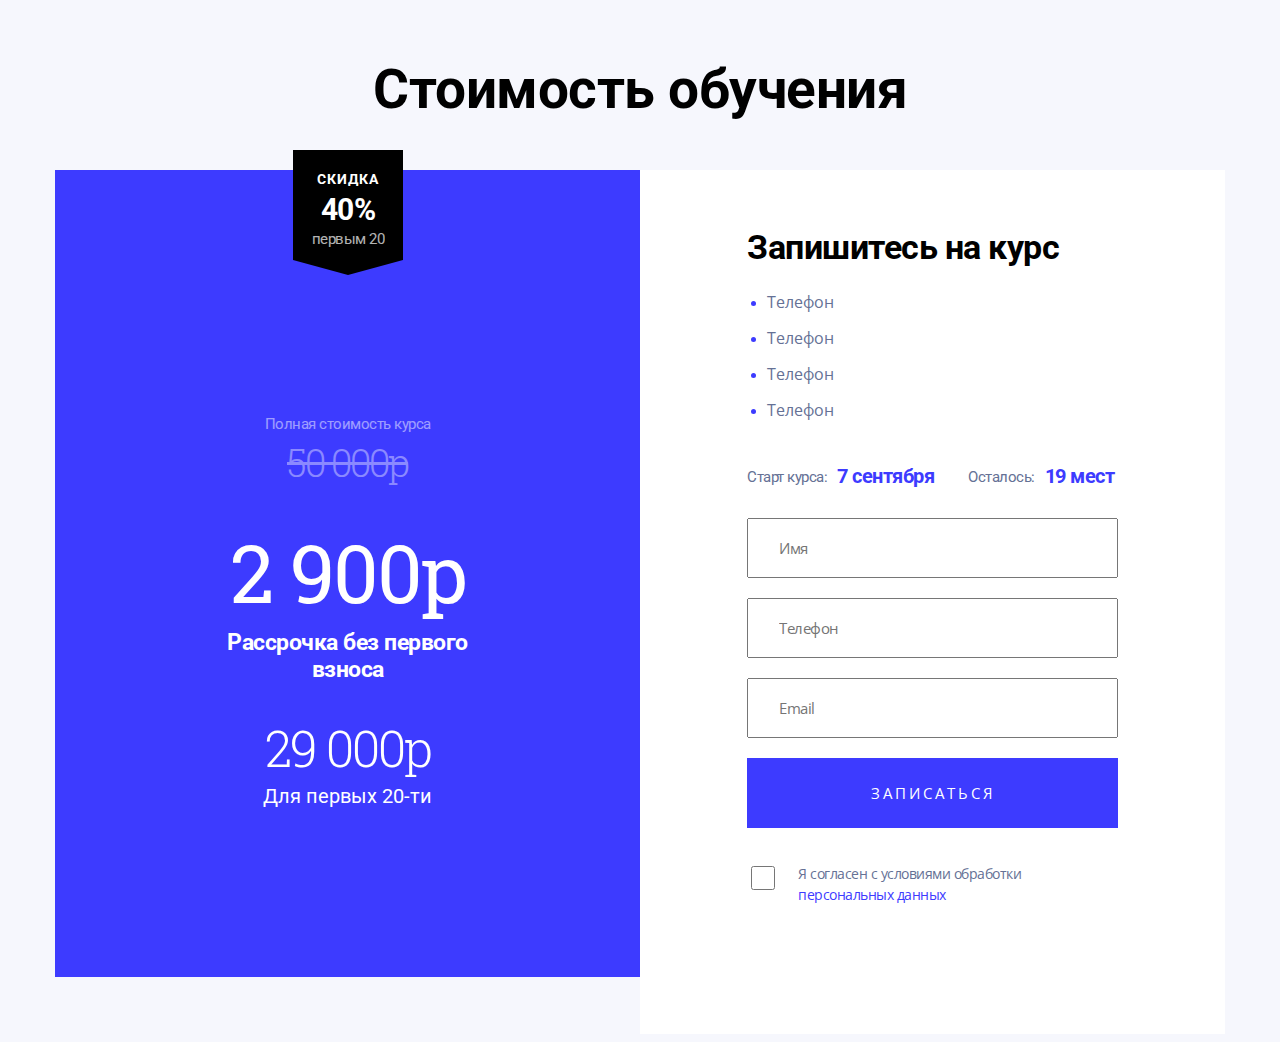
<file: figma project 3/index.html>
<!DOCTYPE>
<html>
<head>
	<meta charset="utf-8">
	<title>FORM</title>
	<link rel="stylesheet" type="text/css" href="style.css">
	<link rel="preconnect" href="https://fonts.googleapis.com">
	<link rel="preconnect" href="https://fonts.gstatic.com" crossorigin>
	<link href="https://fonts.googleapis.com/css2?family=Open+Sans:wght@400;600&family=Roboto+Slab:wght@300;400&family=Roboto:wght@400;700&display=swap" rel="stylesheet">
</head>
<body>
	<h1>Стоимость обучения</h1>
	<div class="twoblocks">
		<div class="first">
			<div class="head">
				<p class="px14">скидка</p>
				<p class="px30">40% </p>
				<p class="px16">первым 20</p>
			</div>
			<div class="triangle">

			</div>
			<div class="threeitems">
				<div class="container">
					<div class="firstitems">
						<p class="margin px15">Полная стоимость курса</p>
						<p class="px38">50 000р</p>
					</div>
					<div class="seconditems">
						<p class="margin px80">2 900p</p>
						<p class="px23">Рассрочка без первого взноса</p>
					</div>
					<div class="thirditems">
						<p class="margin px50">29 000p</p>
						<p class="px20">Для первых 20-ти</p>
					</div>
				</div>
			</div>
		</div>
		<div class="second">
			<div class="container2">
				<h2>Запишитесь на курс</h2>
				<ul>
					<li><span>Телефон</span></li>
					<li><span>Телефон</span></li>
					<li><span>Телефон</span></li>
					<li><span>Телефон</span></li>
				</ul>
				<div class="data">
					<p class="ppx15">Старт курса:</p>
					<p class="ppx20">7 сентября</p>
					<p class="ppx15">Осталось:</p>
					<p class="ppx20">19 мест</p>
				</div>
				<form action="#">
					<div class="form">
						<input class="name" placeholder="Имя" tabindex="1"	type="text" name="username">
					</div>
					<div class="form">
						<input class="phone"placeholder="Телефон" tabindex="2"	type="tel" name="userphohe">
					</div>
					<div class="form">
						<input class="email" placeholder="Email" tabindex="3"	type="email" name="usermail">
					</div>
					<div>
						<button class="button" tabindex="4" type="submit">Записаться</button>
					</div>
					<div class="iagree">
						<input class="agree1"tabindex="5" type="checkbox" name="iagree" value="yes">
						<p class="agree2">Я согласен с условиями обработки<br> 
							<a class="private" href="#">персональных данных</a></p>
					</div>
				</form>
			</div>
		</div>	
	</div>
</body>
</html>
</file>
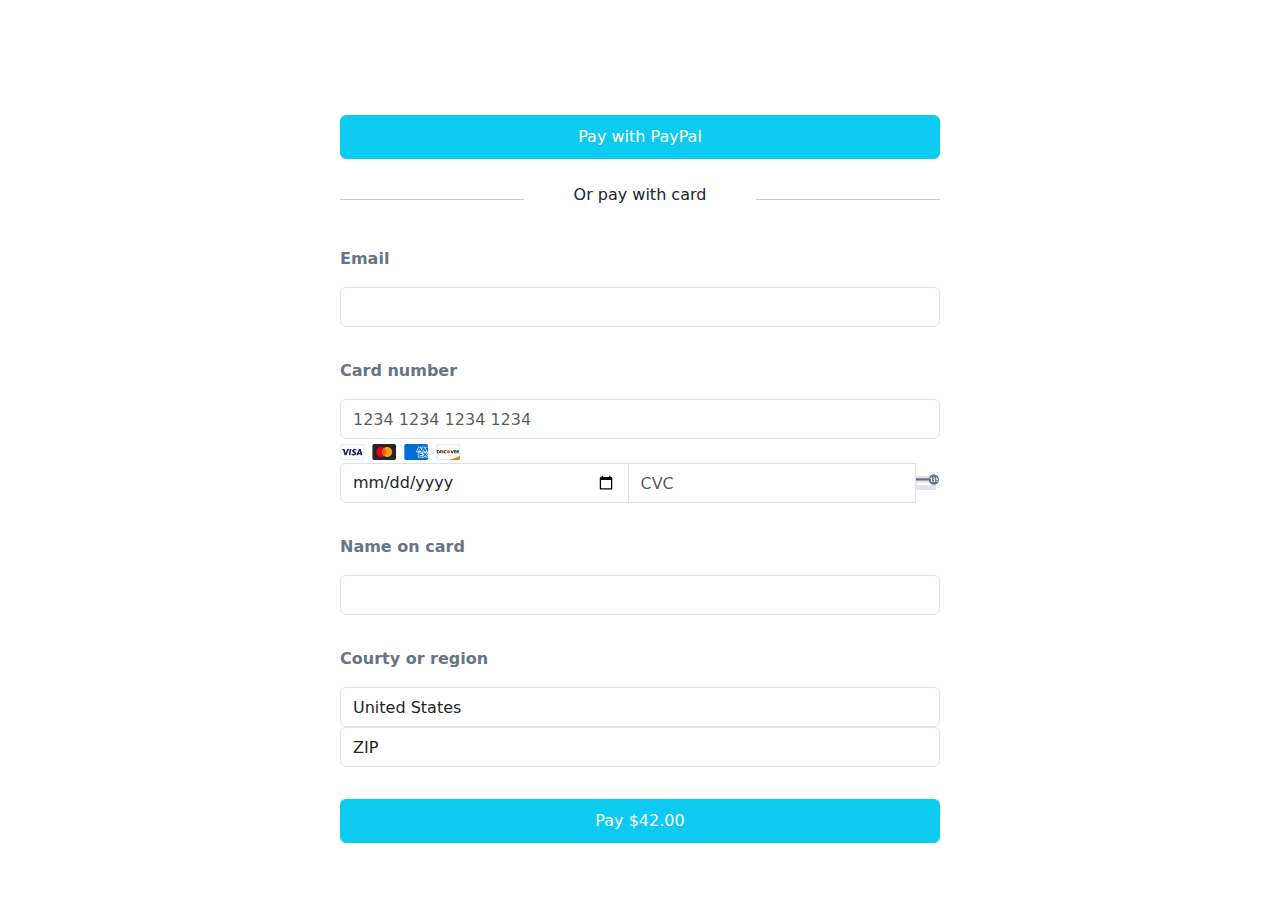
<file: mySite/Index.html>
<!DOCTYPE html>
<html lang="en">
<head>
	<meta charset='UFT-8'>
	<title>Document</title>
	<meta name="viewport" content="width=device-width, initial-scale=1.0">
	<link rel='stylesheet' href='css/style.css'>
	<link rel='stylesheet' href='css/bootstrap.min.css'>
</head>
<body>
 <div class="container-600">
		<form action="#" style="margin-top: 115px">
			<button type="button" class="btn btn-info"><span class="white">Pay with PayPal</span></button>
			<div class="row mb-4 mt-4">
				<div class="col-md-4">
					<hr />
				</div>
				<div class="col-md-4 text-center">
					<p>Or pay with card</p>
				</div>
				<div class="col-md-4">
					<hr />
				</div>
			</div>
			<label for="Email1" class="form-label mb-3"><span class="bold-grey">Email</span></label>
    	<input type="email" style="height: 40px" class="form-control" id="Email1" aria-describedby="emailHelp">
			<label for="card-number" style="margin-top: 32px" class="form-label mb-3"><span class="bold-grey">Card number</span></label>
			<div class="card-number">
				<input type="number" maxlength="16" placeholder="1234 1234 1234 1234" style="height: 40px" class="form-control" id="card-number">
				<img src="photos/Cards.svg" alt="card" class="cards">
				<div class="input-group">
					<input type="date" placeholder="MM/YY" aria-label="Дата" style="height: 40px"class="form-control">
					<input type="password" placeholder="CVC" maxlength="3" aria-label="CVC" style="height: 40px" class="form-control">
					<img src="photos/CVC Card.svg" alt="card" class="cards">
				</div>
			</div>
			<label for="name-on-card" style="margin-top: 32px" class="form-label mb-3"><span class="bold-grey">Name on card</span></label>
    	<input type="text" style="height: 40px" class="form-control" id="name-on-card">
			<label for="country" style="margin-top: 32px" class="form-label mb-3"><span class="bold-grey">Courty or region</span></label>
    	<input type="text" style="height: 40px" value="United States"  class="form-control" id="country">
			<input type="text" style="height: 40px;" value="ZIP" class="form-control" id="country">
			<button type="button" class="btn btn-info" style="margin-top: 32px"> <span class="white">Pay $42.00</span></button>
		</form>
 </div>
</body>
</html>
</file>
<file: figma project 3/style.css>
body{
	background-color: #F6F7FD;
	padding-top: 65px;
}
h1{
	text-align: center;
	font-family: 'Roboto', sans-serif;
	font-style: normal;
	font-weight: bold;
	font-size: 55px;
	line-height: 32px;
	letter-spacing: -0.5px;
	color: #000000;
	margin-bottom: 65px;
	padding: 0;
}
h2{
	padding: 0;
	margin: 0;
	font-family: 'Roboto', sans-serif;
	font-style: normal;
	font-weight: bold;
	font-size: 34px;
	line-height: 40px;
	letter-spacing: -0.5px;
	color: #000000;
}
ul{
	padding: 0 0 0 20px;
	margin-top: 24px;
	margin-bottom: 44px;
}
li {
	color: #3D3BFF;
}
li span {
	color: #657195;
	font-family: 'Open Sans', sans-serif;
}
li:not(:last-child) {
	margin-bottom: 14px;
}
.data {
	display: flex;
	align-items: center;
	margin-bottom: 30px;
}
.ppx20:not(:last-child){
	margin-right: 34px;
}
.ppx20 {
	color: #3D3BFF;
	font-style: normal;
	font-weight: bold;
	font-size: 20px;
	line-height: 23px;
	letter-spacing: -0.5px;
	mix-blend-mode: normal;
	font-family: 'Roboto', sans-serif;
}
.ppx15 {
	margin-right: 10px;
	font-style: normal;
	font-weight: normal;
	font-size: 15px;
	line-height: 18px;
	letter-spacing: -0.5px;
	color: #657195;
	mix-blend-mode: normal;
	font-family: 'Roboto', sans-serif;
}
.container{
	max-width: 315px;
	margin: 0 auto;
	text-align: center;
}
.container2{
	max-width: 371px;
	margin: 0 auto;
	
}
.twoblocks{
	display: flex;
	justify-content: center;
}
.first{
	width: 585px;
	height: 807px;
	background-color: #3D3BFF;
	position: relative;
}
.second{
	padding-top: 57px;
	width: 585px;
	height: 807px;
	background-color: white;
}
.head{
	color: white;
	background-color: black;
	width: 110px;
	height: 98px;
	position: absolute;
	top: -20px;
	left: 238px;
	padding-top:21px;
	text-align: center;
}
.triangle{
	background-color:#3D3BFF;;
	height: 15px;
	position: absolute;
	top: 90px;
	left: 238px;
	border: 55px solid transparent; 
	border-top: 15px solid black;
}
.threeitems{
	margin-top: 245px
}
p{
	margin: 0;
}
.margin{
	margin-bottom: 4px;
	margin-top: 32px;
}
.px14{
	font-style: normal;
	font-weight: bold;
	font-size: 14px;
	line-height: 16px;
	letter-spacing: 1px;
	text-transform: uppercase;
	color: #FFFFFF;
	font-family: 'Roboto', sans-serif;
}
.px30{
	font-style: normal;
	font-weight: bold;
	font-size: 30px;
	line-height: 28px;
	align-items: center;
	letter-spacing: -0.75px;
	color: #FFFFFF;
	font-family: 'Roboto', sans-serif;
	margin-top: 9px;
	margin-bottom: 3px;
}
.px16{
	font-style: normal;
	font-weight: 400;
	font-size: 15px;
	line-height: 24px;
	letter-spacing: -0.5px;
	color: #FFFFFF;
	mix-blend-mode: normal;
	opacity: 0.7;
	font-family: 'Roboto', sans-serif;
}
.px15{
	font-size: 15px;
	font-style: normal;
	font-weight: 400;
	line-height: 18px;
	letter-spacing: -0.5px;
	color: #FFFFFF;
	mix-blend-mode: normal;
	opacity: 0.5;
	font-family: 'Roboto', sans-serif;
}
.px38{
	font-size: 38px;
	font-style: normal;
	font-weight: 300;
	line-height: 50px;
	letter-spacing: -2px;
	color: #FFFFFF;
	mix-blend-mode: normal;
	opacity: 0.4;
	font-family: 'Roboto Slab', serif;
	text-decoration: line-through;
}
.px80{
	font-size: 80px;
	font-style: normal;
	font-weight: 400;
	line-height: 106px;
	letter-spacing: -2px;
	color: #FFFFFF;
	mix-blend-mode: normal;
	font-family: 'Roboto Slab', serif;
}
.px23{
	font-size: 23px;
	font-style: normal;
	font-weight: bold;
	line-height: 27px;
	letter-spacing: -0.5px;
	color: #FFFFFF;
	font-family: 'Roboto', sans-serif;
}
.px50{
	font-size: 50px;
	font-style: normal;
	font-weight: 300;
	line-height: 66px;
	letter-spacing: -2px;
	color: #FFFFFF;
	mix-blend-mode: normal;
	font-family: 'Roboto Slab', serif;
}
.px20{
	font-size: 20px;
	font-style: normal;
	font-weight: normal;
	line-height: 23px;
	letter-spacing: -0,5px;
	color: #FFFFFF;
	font-family: 'Roboto', sans-serif;
}
.form{
	margin-bottom: 20px;
}
.name, .phone, .email{
	width: 100%;
	height: 60px;	
	padding-left: 30px;
	font-family: 'Open Sans', sans-serif;
	font-style: normal;
	font-weight: normal;
	font-size: 15px;
	line-height: 28px;
	letter-spacing: -0.5px;
	color: #657195;
}
.button{
	margin-bottom: 35px;
	text-align: center;
	width: 100%;
	height: 70px;	
	background-color: #3D3BFF;
	color:white;
	font-size: 15px;
	line-height: 20px;
	letter-spacing: 3px;
	text-transform: uppercase;
	font-family: 'Open Sans', sans-serif;
	border: none;
}
.iagree{
	display: flex;
}
.agree1{
	width: 24px;
	Height: 24px;
}
.agree2{
	font-family: 'Open Sans', sans-serif;
	margin-left: 20px;
	font-style: normal;
	font-weight: normal;
	font-size: 14px;
	line-height: 21px;
	letter-spacing: -0.5px;
	color: #657195;
}
.private{
	text-decoration: none;
	color: #3D3BFF;
}
</file>
<file: mySite/css/style.css>
.container-600{
  max-width: 600px;
  margin: 0 auto;
}
.btn{
  width: 100%;
  height: 44px;
}
.white{
  color :white;
}
.bold-grey{
  font-weight: 600;
  color: #697386;
}
</file>
